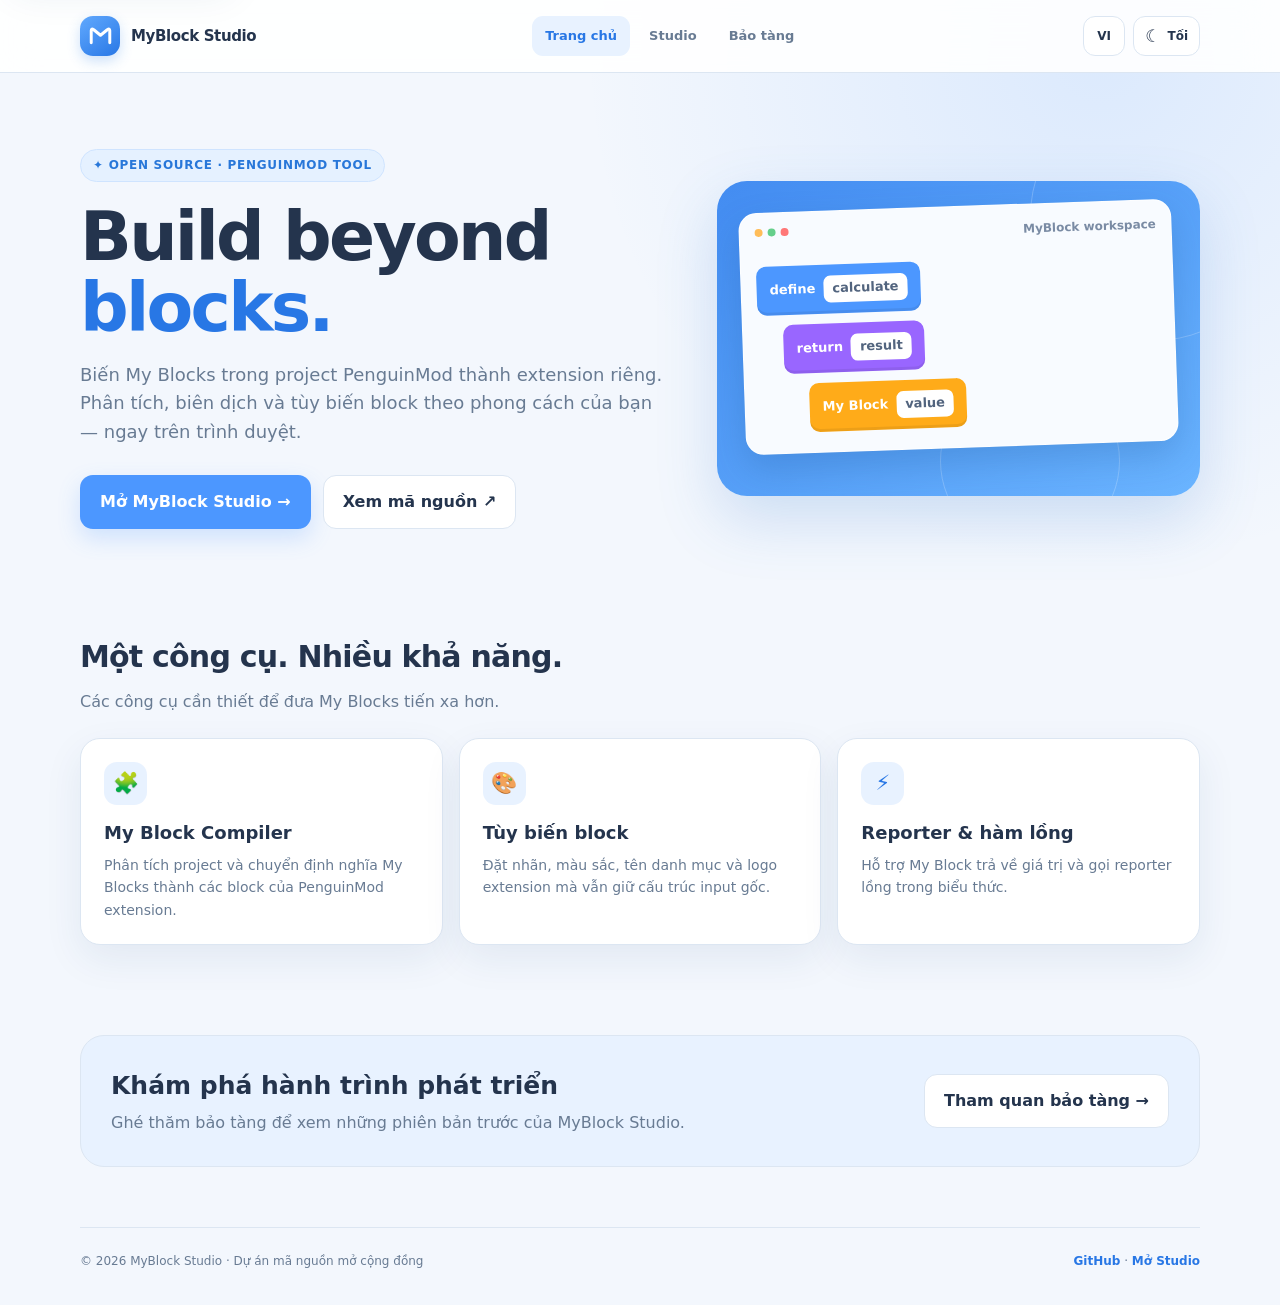
<file: index.html>
<!doctype html>
<html lang="vi">
<head>
<meta charset="utf-8">
<script src="./shared/js/theme-bootstrap.js"></script><meta name="viewport" content="width=device-width,initial-scale=1">
<meta name="description" content="MyBlock Studio — biến My Blocks thành PenguinMod extensions. Công cụ miễn phí, mã nguồn mở.">
<meta name="theme-color" content="#4c97ff">
<title>MyBlock Studio — Build beyond blocks</title>
<link rel="icon" type="image/svg+xml" href="./shared/assets/favicon.svg">
<style>
:root{--bg:#f4f8ff;--panel:#fff;--ink:#20314c;--muted:#64748b;--blue:#4c97ff;--blue2:#2877e5;--line:#dce8f8;--shadow:0 18px 55px #28558b12}*{box-sizing:border-box}body{margin:0;background:radial-gradient(circle at 85% 5%,#dcecff 0,transparent 28%),var(--bg);color:var(--ink);font:16px/1.6 Inter,ui-sans-serif,system-ui,-apple-system,"Segoe UI",sans-serif}.wrap{width:min(1100px,calc(100% - 36px));margin:auto}.nav{height:76px;display:flex;align-items:center;justify-content:space-between;gap:20px}.brand{display:flex;align-items:center;gap:11px;font-weight:850;letter-spacing:-.4px}.mark{width:43px;height:43px;border-radius:14px;background:linear-gradient(145deg,#63adff,#347fe9);display:grid;place-items:center;box-shadow:0 7px 18px #4c97ff40}.mark svg{width:30px}.navlinks{display:flex;gap:20px;align-items:center}.navlinks a{color:var(--muted);text-decoration:none;font-weight:650;font-size:14px}.navlinks a:hover{color:var(--blue2)}.hero{padding:76px 0 62px;display:grid;grid-template-columns:1.1fr .9fr;align-items:center;gap:46px}.eyebrow{display:inline-flex;align-items:center;gap:8px;color:#2877d9;background:#e5f1ff;border:1px solid #cfe4ff;padding:6px 12px;border-radius:999px;font-size:12px;font-weight:850;letter-spacing:.7px}.hero h1{font-size:clamp(42px,6vw,68px);line-height:1.04;letter-spacing:-2.7px;margin:20px 0 17px}.hero h1 span{color:var(--blue2)}.lead{font-size:18px;color:var(--muted);max-width:590px;margin:0 0 28px}.actions{display:flex;gap:12px;flex-wrap:wrap}.btn{display:inline-flex;align-items:center;justify-content:center;gap:9px;padding:13px 19px;border-radius:13px;text-decoration:none;font-weight:800;border:1px solid transparent;transition:.18s}.btn:hover{transform:translateY(-2px)}.primary{background:var(--blue);color:#fff;box-shadow:0 9px 22px #4c97ff38}.secondary{background:#fff;border-color:var(--line);color:var(--ink)}.visual{background:linear-gradient(145deg,#438cf1,#6ab4ff);border-radius:30px;padding:25px;box-shadow:0 24px 60px #397fce35;position:relative;overflow:hidden;min-height:315px}.visual:before,.visual:after{content:"";position:absolute;border:1px solid #ffffff38;border-radius:50%;width:250px;height:250px;right:-80px;top:-90px}.visual:after{width:180px;height:180px;right:80px;top:190px}.mock{position:relative;z-index:1;background:#f8fbff;border:1px solid #ffffffb8;border-radius:18px;padding:15px;box-shadow:0 15px 35px #174d8d38;transform:rotate(-2deg)}.mockbar{display:flex;gap:5px;margin-bottom:14px}.dot{width:8px;height:8px;border-radius:50%;background:#ffbd59}.dot:nth-child(2){background:#65cf8b}.dot:nth-child(3){background:#ff7777}.mocktitle{font-size:12px;color:#7a8ba4;font-weight:750;margin-left:auto}.block{display:inline-flex;align-items:center;gap:8px;color:white;padding:11px 13px;border-radius:10px;font-weight:800;font-size:13px;margin:5px 0;box-shadow:inset 0 -3px #00000012}.b1{background:#4c97ff}.b2{background:#9966ff;margin-left:25px}.b3{background:#ffab19;margin-left:49px}.socket{background:#fff;color:#52647e;border-radius:7px;padding:3px 9px;font-weight:700}.section{padding:42px 0}.section h2{font-size:30px;letter-spacing:-.8px;margin:0 0 8px}.sub{color:var(--muted);margin:0 0 24px}.cards{display:grid;grid-template-columns:repeat(3,1fr);gap:16px}.card{background:var(--panel);border:1px solid var(--line);border-radius:20px;padding:23px;box-shadow:var(--shadow)}.ico{width:43px;height:43px;border-radius:13px;background:#eaf3ff;color:#347fe9;display:grid;place-items:center;font-size:21px;margin-bottom:14px}.card h3{margin:0 0 6px;font-size:18px}.card p{margin:0;color:var(--muted);font-size:14px}.cta{margin:48px 0 60px;padding:30px;border-radius:24px;background:#e8f2ff;border:1px solid #d2e5ff;display:flex;align-items:center;justify-content:space-between;gap:20px}.cta h2{margin:0;font-size:25px}.cta p{margin:4px 0 0;color:var(--muted)}footer{border-top:1px solid var(--line);padding:24px 0 34px;color:var(--muted);font-size:13px;display:flex;justify-content:space-between;gap:15px;flex-wrap:wrap}footer a{color:#347fe9;text-decoration:none;font-weight:700}@media(max-width:760px){.hero{grid-template-columns:1fr;padding:48px 0}.visual{min-height:260px}.cards{grid-template-columns:1fr}.navlinks{gap:11px}.navlinks a{font-size:12px}.cta{align-items:flex-start;flex-direction:column}.hero h1{letter-spacing:-1.7px}}
</style>


<link rel="stylesheet" href="./shared/css/variables.css">
<link rel="stylesheet" href="./shared/css/components.css">
</head>
<body data-mb-page="home">
<div id="mb-shared-nav"></div>
<div class="wrap" id="mb-main-content">
<header class="hero"><div><div class="eyebrow">✦ OPEN SOURCE · PENGUINMOD TOOL</div><h1>Build beyond <span>blocks.</span></h1><p class="lead">Biến My Blocks trong project PenguinMod thành extension riêng. Phân tích, biên dịch và tùy biến block theo phong cách của bạn — ngay trên trình duyệt.</p><div class="actions"><a class="btn primary" href="./MyBlock_Studio_v1_5.html">Mở MyBlock Studio <span>→</span></a><a class="btn secondary" href="https://github.com/minhjr3614-rgb/MyBlock-Studio" target="_blank" rel="noopener">Xem mã nguồn ↗</a></div></div>
<div class="visual" aria-label="Minh họa các block lập trình"><div class="mock"><div class="mockbar"><i class="dot"></i><i class="dot"></i><i class="dot"></i><span class="mocktitle">MyBlock workspace</span></div><div class="block b1">define <span class="socket">calculate</span></div><br><div class="block b2">return <span class="socket">result</span></div><br><div class="block b3">My Block <span class="socket">value</span></div></div></div></header>
<section class="section" id="features"><h2>Một công cụ. Nhiều khả năng.</h2><p class="sub">Các công cụ cần thiết để đưa My Blocks tiến xa hơn.</p><div class="cards"><article class="card"><div class="ico">🧩</div><h3>My Block Compiler</h3><p>Phân tích project và chuyển định nghĩa My Blocks thành các block của PenguinMod extension.</p></article><article class="card"><div class="ico">🎨</div><h3>Tùy biến block</h3><p>Đặt nhãn, màu sắc, tên danh mục và logo extension mà vẫn giữ cấu trúc input gốc.</p></article><article class="card"><div class="ico">⚡</div><h3>Reporter & hàm lồng</h3><p>Hỗ trợ My Block trả về giá trị và gọi reporter lồng trong biểu thức.</p></article></div></section>
<section class="cta"><div><h2>Khám phá hành trình phát triển</h2><p>Ghé thăm bảo tàng để xem những phiên bản trước của MyBlock Studio.</p></div><a class="btn secondary" href="./MyBlock_Studio_Museum.html">Tham quan bảo tàng →</a></section>
<footer><span>© 2026 MyBlock Studio · Community-driven open-source project</span><span><a href="https://github.com/minhjr3614-rgb/MyBlock-Studio" target="_blank" rel="noopener">GitHub</a> · <a href="./MyBlock_Studio_v1_5.html">Launch Studio</a></span></footer>
</div>


<script src="./shared/js/settings.js" defer></script>
<script src="./shared/js/theme.js" defer></script>
<script src="./shared/js/language.js" defer></script>
<script src="./shared/js/navigation.js" defer></script>
</body></html>
</file>
<file: shared/css/variables.css>
/* MyBlock Studio Unified v2 — shared design tokens */
:root {
  --mb-bg: #f3f7fd;
  --mb-surface: #ffffff;
  --mb-surface-2: #f7faff;
  --mb-text: #24344d;
  --mb-muted: #687b93;
  --mb-line: #dce6f2;
  --mb-accent: #4c97ff;
  --mb-accent-strong: #2877e5;
  --mb-accent-soft: #e8f2ff;
  --mb-shadow: 0 14px 38px rgba(30, 69, 119, .08);
  --mb-radius: 20px;
  --mb-radius-sm: 13px;
  --mb-content-width: 1120px;
  --mb-font: Inter, ui-sans-serif, system-ui, -apple-system, BlinkMacSystemFont, "Segoe UI", sans-serif;
  color-scheme: light;
}
html[data-mb-theme="dark"] {
  --mb-bg: #111a28;
  --mb-surface: #1b2839;
  --mb-surface-2: #223247;
  --mb-text: #e8eff9;
  --mb-muted: #a9b8cc;
  --mb-line: #354961;
  --mb-accent: #77b4ff;
  --mb-accent-strong: #9bc9ff;
  --mb-accent-soft: #263c57;
  --mb-shadow: 0 16px 42px rgba(0, 0, 0, .22);
  color-scheme: dark;
}
</file>
<file: shared/css/components.css>
/* MyBlock Studio Unified v2 — layout, navigation and page-safe theme layer */
*, *::before, *::after { box-sizing: border-box; }
html { scroll-behavior: smooth; scroll-padding-top: 90px; }
body { font-family: var(--mb-font); }
button, input, select, textarea { font: inherit; }

/* Shared navigation */
#mb-shared-nav { position: sticky; top: 0; z-index: 100; width: 100%; }
.mb-skip-link {
  position: absolute; z-index: 110; top: 8px; left: 12px; transform: translateY(-160%);
  padding: 10px 14px; border-radius: 10px; background: var(--mb-surface); color: var(--mb-text);
  border: 1px solid var(--mb-line); box-shadow: var(--mb-shadow); font-weight: 800; text-decoration: none;
}
.mb-skip-link:focus { transform: translateY(0); }
.mb-topbar {
  position: relative; width: 100%; z-index: 100;
  border-bottom: 1px solid var(--mb-line);
  background: rgba(255,255,255,.88);
  background: color-mix(in srgb, var(--mb-surface) 90%, transparent);
  backdrop-filter: blur(18px); -webkit-backdrop-filter: blur(18px);
}
html[data-mb-theme="dark"] .mb-topbar { background: rgba(27,40,57,.9); background: color-mix(in srgb, var(--mb-surface) 91%, transparent); }
.mb-nav-inner {
  width: min(var(--mb-content-width), calc(100% - 40px)); min-height: 72px;
  margin: 0 auto; display: flex; align-items: center; justify-content: space-between; gap: 18px;
}
.mb-brand {
  display: inline-flex; align-items: center; gap: 11px; flex: 0 0 auto;
  color: var(--mb-text); text-decoration: none; font-size: 15px; font-weight: 850;
  letter-spacing: -.025em; white-space: nowrap;
}
.mb-logo {
  width: 40px; height: 40px; display: grid; place-items: center; flex: 0 0 auto;
  border-radius: 13px; background: linear-gradient(145deg, #62aaff, #2877e5);
  box-shadow: 0 5px 13px rgba(40,119,229,.23);
}
.mb-logo svg { display: block; width: 27px; height: 27px; }
.mb-nav-links { display: flex; align-items: center; justify-content: center; gap: 6px; min-width: 0; }
.mb-nav-links a {
  display: inline-flex; align-items: center; justify-content: center; min-height: 40px;
  padding: 8px 13px; border-radius: 11px; color: var(--mb-muted); text-decoration: none;
  font-size: 13px; font-weight: 750; white-space: nowrap;
  transition: color .16s ease, background-color .16s ease, transform .16s ease;
}
.mb-nav-links a:hover, .mb-nav-links a[aria-current="page"] { color: var(--mb-accent-strong); background: var(--mb-accent-soft); }
.mb-nav-links a:hover { transform: translateY(-1px); }
.mb-nav-tools { display: flex; align-items: center; justify-content: flex-end; flex: 0 0 auto; gap: 8px; }
.mb-tool-btn {
  min-width: 42px; min-height: 40px; border: 1px solid var(--mb-line); border-radius: 12px;
  padding: 0 11px; display: inline-flex; align-items: center; justify-content: center; gap: 7px;
  background: var(--mb-surface); color: var(--mb-text); font-family: var(--mb-font);
  font-size: 12px; font-weight: 850; line-height: 1; cursor: pointer;
  box-shadow: none; transition: transform .16s ease, border-color .16s ease, background-color .16s ease;
}
.mb-tool-btn:hover { border-color: var(--mb-accent); background: var(--mb-accent-soft); transform: translateY(-1px); }
.mb-tool-btn:active { transform: translateY(0); }
.mb-theme-symbol { font-size: 17px; line-height: 1; }
.mb-tool-label { white-space: nowrap; }
.mb-brand:focus-visible, .mb-nav-links a:focus-visible, .mb-tool-btn:focus-visible {
  outline: 3px solid color-mix(in srgb, var(--mb-accent) 48%, transparent); outline-offset: 3px;
}

/* Shared page rhythm and widths */
body[data-mb-page="home"] {
  --bg: var(--mb-bg); --panel: var(--mb-surface); --ink: var(--mb-text); --muted: var(--mb-muted);
  --line: var(--mb-line); --blue: var(--mb-accent); --blue2: var(--mb-accent-strong); --shadow: var(--mb-shadow);
  background: radial-gradient(circle at 86% 4%, color-mix(in srgb, var(--mb-accent) 14%, transparent), transparent 31%), var(--mb-bg);
  color: var(--mb-text);
}
body[data-mb-page="home"] .wrap {
  width: min(var(--mb-content-width), calc(100% - 40px)); max-width: var(--mb-content-width); margin: 0 auto;
}
body[data-mb-page="home"] .hero { border-radius: 0; box-shadow: none; }
body[data-mb-page="home"] .section .card {
  background: var(--mb-surface); color: var(--mb-text); border: 1px solid var(--mb-line);
  border-radius: var(--mb-radius); box-shadow: var(--mb-shadow); transition: transform .18s ease, box-shadow .18s ease;
}
body[data-mb-page="home"] .section .card:hover { transform: translateY(-3px); box-shadow: 0 18px 42px rgba(30,69,119,.12); }
body[data-mb-page="home"] .section h2, body[data-mb-page="home"] .cta h2 { color: var(--mb-text); }
body[data-mb-page="home"] .section p, body[data-mb-page="home"] .cta p { color: var(--mb-muted); }
body[data-mb-page="home"] .ico { background: var(--mb-accent-soft); color: var(--mb-accent-strong); }
body[data-mb-page="home"] .cta { background: var(--mb-accent-soft); border: 1px solid var(--mb-line); border-radius: 24px; box-shadow: none; }
body[data-mb-page="home"] .btn { min-height: 44px; border-radius: 13px; font-weight: 800; }
body[data-mb-page="home"] .btn.secondary { background: var(--mb-surface); color: var(--mb-text); border-color: var(--mb-line); }
body[data-mb-page="home"] footer { border-color: var(--mb-line); color: var(--mb-muted); }
body[data-mb-page="home"] footer a { color: var(--mb-accent-strong); }

body[data-mb-page="museum"] {
  --bg: var(--mb-bg); --panel: var(--mb-surface); --ink: var(--mb-text); --muted: var(--mb-muted);
  --line: var(--mb-line); --blue: var(--mb-accent); --shadow: var(--mb-shadow);
  background: radial-gradient(circle at 10% 0, color-mix(in srgb, var(--mb-accent) 14%, transparent), transparent 34%),
              radial-gradient(circle at 100% 15%, color-mix(in srgb, #855cd6 9%, transparent), transparent 28%), var(--mb-bg);
  color: var(--mb-text);
}
body[data-mb-page="museum"] main.wrap {
  width: min(var(--mb-content-width), calc(100% - 40px)); max-width: var(--mb-content-width);
  margin: 0 auto; padding: 32px 0 58px;
}
body[data-mb-page="museum"] .hero {
  border: 1px solid color-mix(in srgb, var(--mb-accent) 15%, transparent);
  border-radius: 26px; box-shadow: var(--mb-shadow); padding: 32px;
}
body[data-mb-page="museum"] .notice, body[data-mb-page="museum"] .card {
  background: var(--mb-surface); color: var(--mb-text); border-color: var(--mb-line);
  border-radius: var(--mb-radius); box-shadow: var(--mb-shadow);
}
body[data-mb-page="museum"] .notice { line-height: 1.65; }
body[data-mb-page="museum"] .notice strong, body[data-mb-page="museum"] .card h2 { color: var(--mb-text); }
body[data-mb-page="museum"] .card p, body[data-mb-page="museum"] .era { color: var(--mb-muted); }
body[data-mb-page="museum"] .version { background: var(--mb-accent-soft); color: var(--mb-accent-strong); }
body[data-mb-page="museum"] .btn { min-height: 42px; border-radius: 12px; font-weight: 800; }
body[data-mb-page="museum"] .btn.secondary { background: var(--mb-accent-soft); color: var(--mb-accent-strong); border: 1px solid var(--mb-line); }
body[data-mb-page="museum"] .footer { border-top: 1px solid var(--mb-line); padding-top: 22px; color: var(--mb-muted); }
body[data-mb-page="museum"] .footer a { color: var(--mb-accent-strong); font-weight: 800; }

/* Studio keeps its own background, typography settings, accent and compiler controls. */
body[data-mb-page="studio"] main {
  width: min(100%, 1160px); max-width: var(--studio-main-width, 1160px);
  margin: 0 auto; padding-top: 26px;
}
body[data-mb-page="studio"] .hero { border-radius: 22px; box-shadow: var(--mb-shadow); }
body[data-mb-page="studio"] .panel,
body[data-mb-page="studio"] .appearance-shell,
body[data-mb-page="studio"] .customization-shell,
body[data-mb-page="studio"] .filebox {
  border-radius: var(--mb-radius); border-color: var(--mb-line); box-shadow: var(--mb-shadow);
}
body[data-mb-page="studio"] .mb-topbar { color: var(--mb-text); }
body[data-mb-page="studio"] .mb-brand { color: var(--mb-text); }

/* Dark mode adjustments for pages without their own native theme system. */
html[data-mb-theme="dark"] body[data-mb-page="home"] .hero h1,
html[data-mb-theme="dark"] body[data-mb-page="home"] .section h2,
html[data-mb-theme="dark"] body[data-mb-page="home"] .section h3,
html[data-mb-theme="dark"] body[data-mb-page="home"] .cta h2 { color: var(--mb-text); }
html[data-mb-theme="dark"] body[data-mb-page="home"] .hero .lead { color: var(--mb-muted); }
html[data-mb-theme="dark"] body[data-mb-page="home"] .cta { background: var(--mb-surface-2); border-color: var(--mb-line); }
html[data-mb-theme="dark"] body[data-mb-page="home"] .btn.secondary { background: var(--mb-surface); color: var(--mb-text); border-color: var(--mb-line); }
html[data-mb-theme="dark"] body[data-mb-page="home"] .section .card:hover { box-shadow: 0 18px 42px rgba(0,0,0,.24); }
html[data-mb-theme="dark"] body[data-mb-page="museum"] .hero {
  background: linear-gradient(135deg, #203b5b, #342e5e); border-color: #3c526e; color: #f5f8ff;
}
html[data-mb-theme="dark"] body[data-mb-page="museum"] .hero p { color: #e2eaf7; }
html[data-mb-theme="dark"] body[data-mb-page="museum"] .notice,
html[data-mb-theme="dark"] body[data-mb-page="museum"] .card {
  background: var(--mb-surface); color: var(--mb-text); border-color: var(--mb-line);
}
html[data-mb-theme="dark"] body[data-mb-page="museum"] .notice strong,
html[data-mb-theme="dark"] body[data-mb-page="museum"] .card h2 { color: var(--mb-text); }
html[data-mb-theme="dark"] body[data-mb-page="museum"] .btn.secondary { background: var(--mb-accent-soft); color: var(--mb-accent-strong); border-color: var(--mb-line); }

/* Consistent footer surfaces */
body[data-mb-page="home"] footer,
body[data-mb-page="studio"] footer,
body[data-mb-page="museum"] .footer { font-family: var(--mb-font); font-size: 12px; line-height: 1.6; }
body[data-mb-page="studio"] footer { padding: 20px 0 4px; color: var(--mb-muted); }

@media (max-width: 760px) {
  .mb-nav-inner { width: calc(100% - 28px); min-height: 66px; gap: 8px; flex-wrap: wrap; padding: 9px 0 8px; }
  .mb-brand { font-size: 14px; gap: 9px; }
  .mb-logo { width: 36px; height: 36px; border-radius: 12px; }
  .mb-nav-links { order: 3; width: 100%; justify-content: stretch; gap: 4px; }
  .mb-nav-links a { flex: 1 1 0; min-height: 38px; padding: 7px 5px; font-size: 12px; }
  .mb-nav-tools { margin-left: auto; gap: 6px; }
  .mb-tool-btn { min-height: 38px; padding: 0 9px; }
  body[data-mb-page="home"] .wrap,
  body[data-mb-page="museum"] main.wrap { width: calc(100% - 28px); }
  body[data-mb-page="home"] .hero { padding: 48px 0 38px; gap: 28px; }
  body[data-mb-page="home"] .cards { grid-template-columns: 1fr; }
  body[data-mb-page="museum"] main.wrap { padding: 22px 0 42px; }
  body[data-mb-page="museum"] .hero { padding: 23px; border-radius: 22px; }
  body[data-mb-page="studio"] main { padding: 20px 14px 44px; }
  body[data-mb-page="studio"] .hero { align-items: flex-start; padding: 16px; }
  body[data-mb-page="studio"] .brand-logo-wrap { width: 50px; height: 50px; border-radius: 15px; }
  body[data-mb-page="studio"] .brand-logo-wrap svg { width: 42px; height: 42px; }
  body[data-mb-page="studio"] .block-custom-row { grid-template-columns: minmax(0, 1fr); }
  body[data-mb-page="studio"] pre { max-width: 100%; }
}
@media (max-width: 420px) {
  .mb-nav-inner { width: calc(100% - 24px); }
  .mb-brand { font-size: 13px; }
  .mb-logo { width: 33px; height: 33px; }
  .mb-tool-btn { min-width: 38px; padding: 0 8px; }
  .mb-tool-label { font-size: 11px; }
  body[data-mb-page="home"] .wrap,
  body[data-mb-page="museum"] main.wrap { width: calc(100% - 24px); }
  body[data-mb-page="museum"] .hero { padding: 18px; }
  body[data-mb-page="studio"] main { padding-left: 12px; padding-right: 12px; }
  body[data-mb-page="studio"] .panel { padding: 15px; }
}
@media (prefers-reduced-motion: reduce) {
  *, *::before, *::after { scroll-behavior: auto !important; transition-duration: .01ms !important; animation-duration: .01ms !important; }
}


/* v3 Museum fixes: balanced cards, reliable actions and small-screen wrapping. */
body[data-mb-page="museum"] main.wrap { min-width: 0; }
body[data-mb-page="museum"] .hero .brand { min-width: 0; flex-wrap: wrap; }
body[data-mb-page="museum"] .hero .brand > div:last-child { min-width: 0; }
body[data-mb-page="museum"] .hero .brand h1 { overflow-wrap: anywhere; }
body[data-mb-page="museum"] .grid { grid-template-columns: repeat(auto-fit, minmax(min(100%, 245px), 1fr)); align-items: stretch; }
body[data-mb-page="museum"] .grid > .card { min-width: 0; min-height: 250px; }
body[data-mb-page="museum"] .card .actions { margin-top: auto; }
body[data-mb-page="museum"] .card .actions .btn { flex: 1 1 130px; min-width: 0; }
body[data-mb-page="museum"] .card small { line-height: 1.5; overflow-wrap: anywhere; }
body[data-mb-page="museum"] .footer { margin-top: 34px; }
@media (max-width: 520px) {
  body[data-mb-page="museum"] .grid { grid-template-columns: minmax(0, 1fr); gap: 13px; }
  body[data-mb-page="museum"] .grid > .card { min-height: 0; padding: 18px; }
  body[data-mb-page="museum"] .card .actions { display: grid; grid-template-columns: 1fr 1fr; }
  body[data-mb-page="museum"] .card .actions .btn { width: 100%; padding-inline: 8px; }
}
</file>
